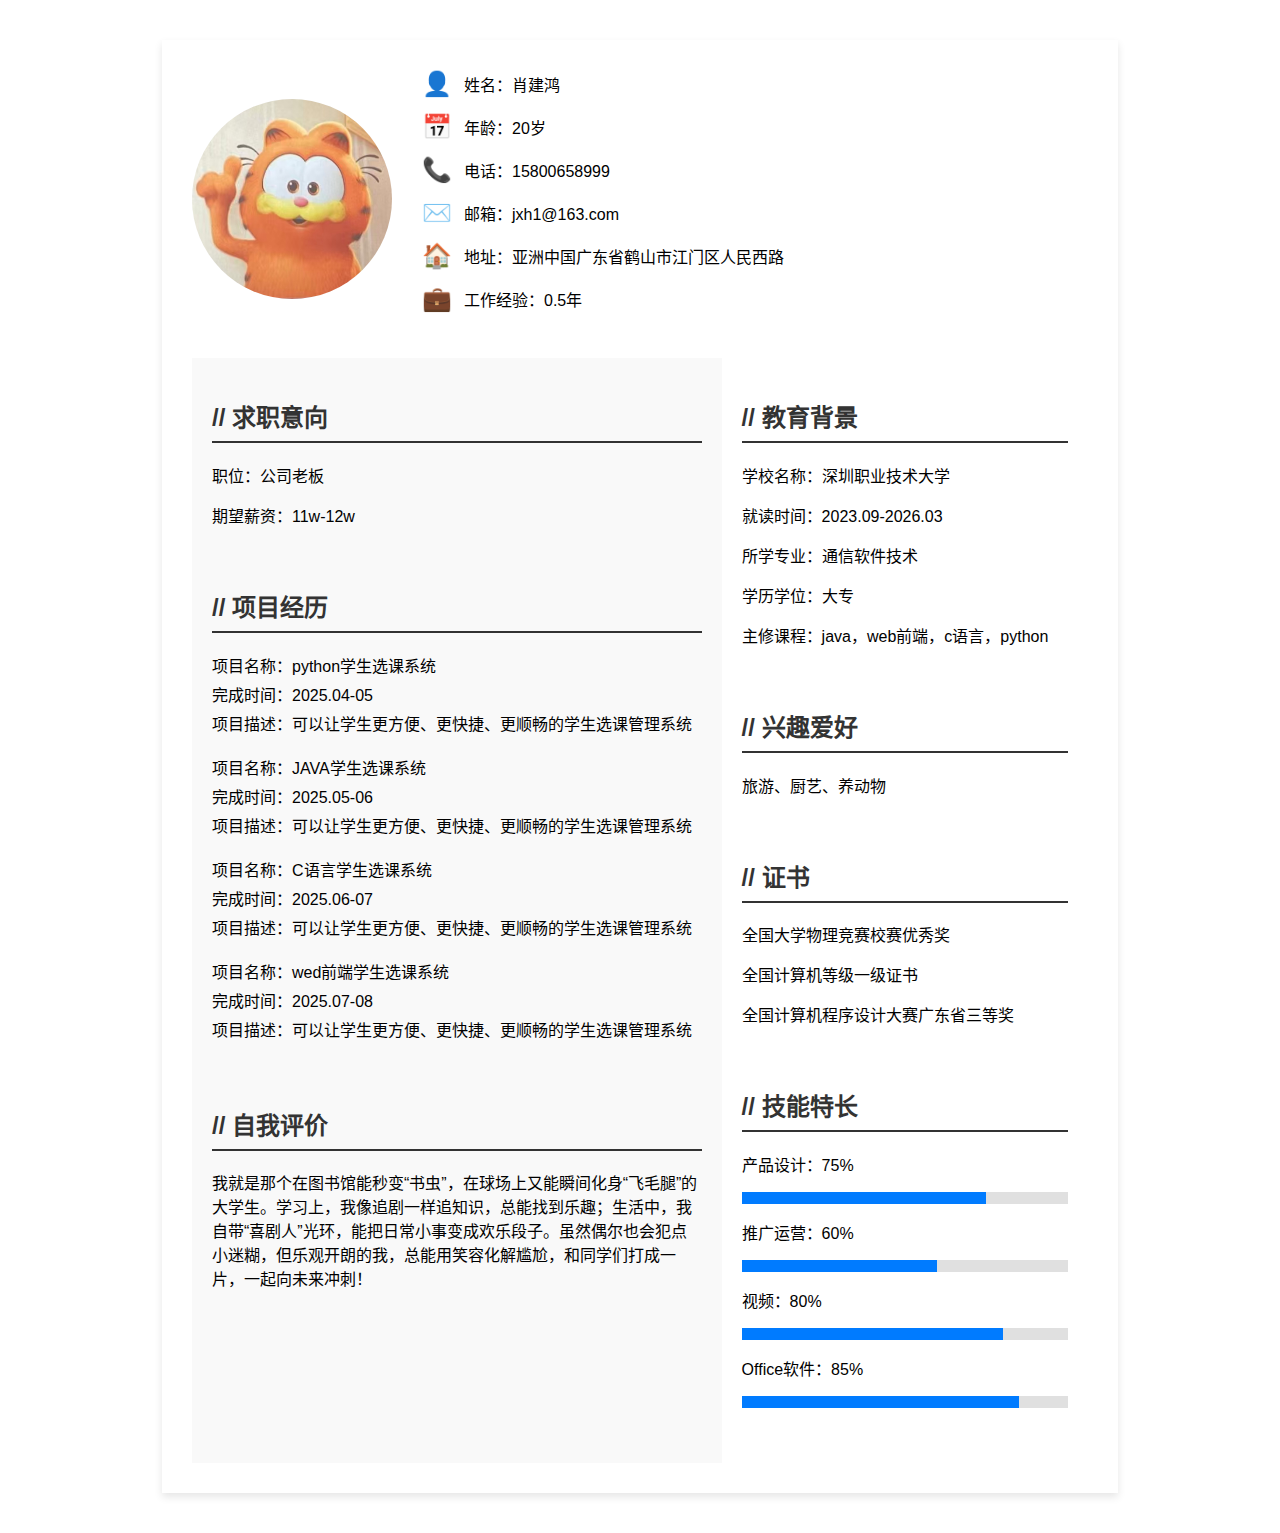
<file: index.html>
<!DOCTYPE html>
<html lang="zh-CN">
<head>
    <meta charset="UTF-8">
    <meta name="viewport" content="width=device-width, initial-scale=1.0">
    <title>张三的简历</title>
    <link rel="stylesheet" href="styles.css">
    <script src="script.js"></script>
</head>
<body>
    <div class="resume">
        <div class="header">
            <img src="22.jpg" alt="Profile Picture" class="profile-pic">
            <div class="contact-info">
                <div class="icon-info">
                    <span class="icon">👤</span>
                    <span class="info">姓名：肖建鸿</span>
                </div>
                <div class="icon-info">
                    <span class="icon">📅</span>
                    <span class="info">年龄：20岁</span>
                </div>
                <div class="icon-info">
                    <span class="icon">📞</span>
                    <span class="info">电话：15800658999</span>
                </div>
                <div class="icon-info">
                    <span class="icon">✉️</span>
                    <span class="info">邮箱：jxh1@163.com</span>
                </div>
                <div class="icon-info">
                    <span class="icon">🏠</span>
                    <span class="info">地址：亚洲中国广东省鹤山市江门区人民西路</span>
                </div>
                <div class="icon-info">
                    <span class="icon">💼</span>
                    <span class="info">工作经验：0.5年</span>
                </div>
            </div>
        </div>
        <div class="main-content">
            <div class="left-column">
                <div class="job-objective">
                    <h2>// 求职意向</h2>
                    <p>职位：公司老板</p>
                    <p>期望薪资：11w-12w</p>
                </div>
                <div class="work-experience">
                    <h2>// 项目经历</h2>
                    <div class="experience-item">
                        <p>项目名称：python学生选课系统</p>
                        <p>完成时间：2025.04-05</p>
                        <p>项目描述：可以让学生更方便、更快捷、更顺畅的学生选课管理系统</p>
                    </div>
                    <div class="experience-item">
                        <p>项目名称：JAVA学生选课系统</p>
                        <p>完成时间：2025.05-06</p>
                        <p>项目描述：可以让学生更方便、更快捷、更顺畅的学生选课管理系统</p>
                    </div>
                    <div class="experience-item">
                        <p>项目名称：C语言学生选课系统</p>
                        <p>完成时间：2025.06-07</p>
                        <p>项目描述：可以让学生更方便、更快捷、更顺畅的学生选课管理系统</p>
                    </div>
                    <div class="experience-item">
                        <p>项目名称：wed前端学生选课系统</p>
                        <p>完成时间：2025.07-08</p>
                        <p>项目描述：可以让学生更方便、更快捷、更顺畅的学生选课管理系统</p>
                    </div>
                </div>
                <div class="additional-info">
                    <h2>// 自我评价</h2>
                    <p>我就是那个在图书馆能秒变“书虫”，在球场上又能瞬间化身“飞毛腿”的大学生。学习上，我像追剧一样追知识，总能找到乐趣；生活中，我自带“喜剧人”光环，能把日常小事变成欢乐段子。虽然偶尔也会犯点小迷糊，但乐观开朗的我，总能用笑容化解尴尬，和同学们打成一片，一起向未来冲刺！</p>
                </div>
            </div>
            <div class="right-column">
                <div class="education">
                    <h2>// 教育背景</h2>
                    <p>学校名称：深圳职业技术大学</p>
                    <p>就读时间：2023.09-2026.03</p>
                    <p>所学专业：通信软件技术</p>
                    <p>学历学位：大专</p>
                    <p>主修课程：java，web前端，c语言，python</p>
                </div>
                <div class="hobbies">
                    <h2>// 兴趣爱好</h2>
                    <p>旅游、厨艺、养动物</p>
                </div>
                <div class="certificates">
                    <h2>// 证书</h2>
                    <p>全国大学物理竞赛校赛优秀奖</p>
                    <p>全国计算机等级一级证书</p>
                    <p>全国计算机程序设计大赛广东省三等奖</p>
                </div>
                <div class="skills">
                    <h2>// 技能特长</h2>
                    <div class="skill-item">
                        <p>产品设计：75%</p>
                        <div class="skill-bar">
                            <div class="skill-bar-fill" style="width: 75%;"></div>
                        </div>
                    </div>
                    <div class="skill-item">
                        <p>推广运营：60%</p>
                        <div class="skill-bar">
                            <div class="skill-bar-fill" style="width: 60%;"></div>
                        </div>
                    </div>
                    <div class="skill-item">
                        <p>视频：80%</p>
                        <div class="skill-bar">
                            <div class="skill-bar-fill" style="width: 80%;"></div>
                        </div>
                    </div>
                    <div class="skill-item">
                        <p>Office软件：85%</p>
                        <div class="skill-bar">
                            <div class="skill-bar-fill" style="width: 85%;"></div>
                        </div>
                    </div>
                </div>
            </div>
        </div>
    </div>
</body>
</html>
</file>
<file: styles.css>
body {
    font-family: 'Segoe UI', Tahoma, Geneva, Verdana, sans-serif;
    margin: 0;
    padding: 0;
    background-color: #ffffff;
}

@media print {
    body {
        font-size: 10pt; /* 调整字体大小，使内容更紧凑 */
    }

    .resume {
        width: 100%; /* 打印时占满整个页面宽度 */
        margin: 0;
        padding: 20px;
        box-shadow: none; /* 移除阴影效果 */
    }

    .header {
        margin-bottom: 20px; /* 调整外边距 */
    }

    .profile-pic {
        width: 100px; /* 缩小头像尺寸 */
        height: 100px;
        border-radius: 50%;
        margin-right: 20px;
    }

    .contact-info {
        font-size: 9pt; /* 调整联系信息字体大小 */
    }

    .main-content {
        flex-direction: column; /* 打印时将左右两栏合并为上下两栏 */
    }

    .left-column, .right-column {
        padding: 10px; /* 调整内边距 */
        flex: 1;
    }

    .left-column {
        background-color: #ffffff; /* 与背景颜色一致，避免打印时出现灰色背景 */
    }

    .right-column {
        background-color: #ffffff;
    }

    h2 {
        font-size: 12pt; /* 调整标题字体大小 */
        margin-bottom: 10px; /* 调整外边距 */
    }

    .experience-item, .skill-item {
        margin-bottom: 10px; /* 调整外边距 */
    }

    .skill-bar {
        height: 8px; /* 缩小技能条高度 */
    }
}

.resume {
    display: flex;
    flex-direction: column;
    width: 70%;
    margin: 40px auto;
    background-color: #ffffff;
    padding: 30px;
    box-shadow: 0 4px 8px rgba(0, 0, 0, 0.1);
}

.header {
    display: flex;
    align-items: center;
    margin-bottom: 30px;
}

.profile-pic {
    width: 200px;
    height: 200px;
    border-radius: 50%;
    margin-right: 30px;
}

.contact-info {
    display: flex;
    flex-direction: column;
}

.icon-info {
    display: flex;
    align-items: center;
    margin-bottom: 15px;
    transition: transform 0.3s ease;
}

.icon {
    margin-right: 12px;
    font-size: 24px;
}

.icon-info:hover {
    transform: scale(1.1);
}

.main-content {
    display: flex;
    flex-direction: row;
    flex: 1;
}

.left-column, .right-column {
    padding: 20px;
    flex: 1;
    display: flex;
    flex-direction: column;
    justify-content: flex-start;
}

.left-column {
    background-color: #f9f9f9;
    flex: 0.6;
}

.right-column {
    background-color: #ffffff;
    flex: 0.4;
}

.job-objective, .work-experience, .education, .certificates, .hobbies, .additional-info, .skills {
    margin-bottom: 25px;
}

h2 {
    color: #333333;
    border-bottom: 2px solid #333333;
    padding-bottom: 8px;
    cursor: pointer;
    transition: color 0.3s ease;
}

h2:hover {
    color: #007bff;
}

.experience-item {
    margin-bottom: 20px;
}

.experience-item p {
    margin: 5px 0;
}

.skill-item {
    margin-bottom: 10px;
}

.skill-bar {
    width: 100%;
    height: 12px;
    background-color: #e0e0e0;
    margin-top: 5px;
}

.skill-bar-fill {
    height: 100%;
    background-color: #007bff;
}
</file>
